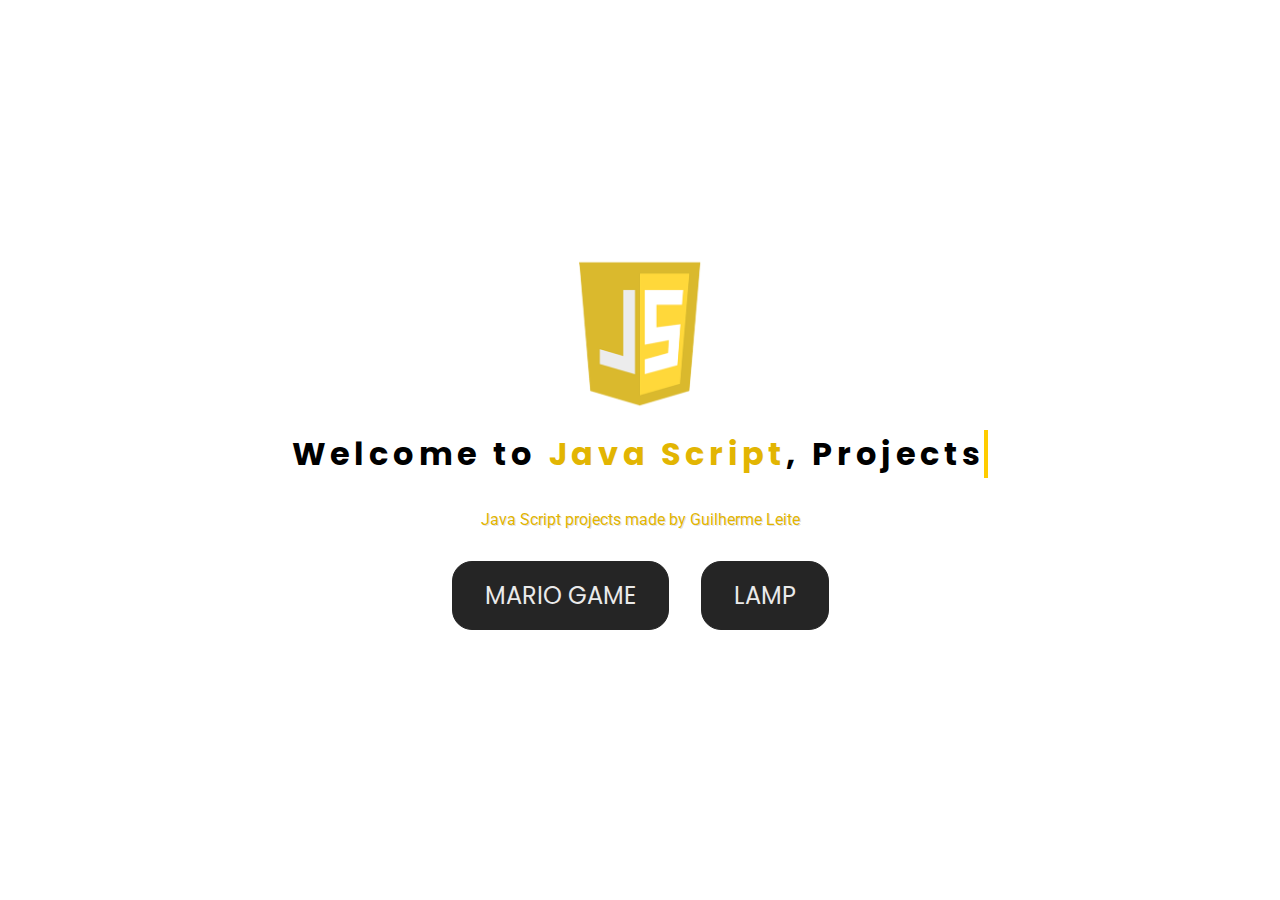
<file: index.html>
<html lang="en">

<head>
    <meta charset="UTF-8">
    <meta http-equiv="X-UA-Compatible" content="IE=edge">
    <meta name="viewport" content="width=device-width, initial-scale=1.0">
    <title>Hub JS </title>
    <link rel="stylesheet" href="styles/style.css">
    <link rel="shortcut icon" href="assets/JavaScript-logo.png" type="image/x-icon">
</head>

<body>
    <div class="container">
        <img src="assets/js-logo.png" alt="logo" id="logoWelcome">
        <h1 id="welcomeTitle">
            Welcome to <span style="color: #e2b502;">Java Script</span>, Projects
        </h1>
        <p id="mainMessage">
            Java Script projects made by Guilherme Leite
        </p>

        <div class="container-horizontal">
            <a href="./modulespage/mario.html" class="nav-link">Mario Game</a>
     
            <a href="./modulespage/lamp.html" class="nav-link">Lamp</a>
        </div>
        
    </body>

</html>
</file>
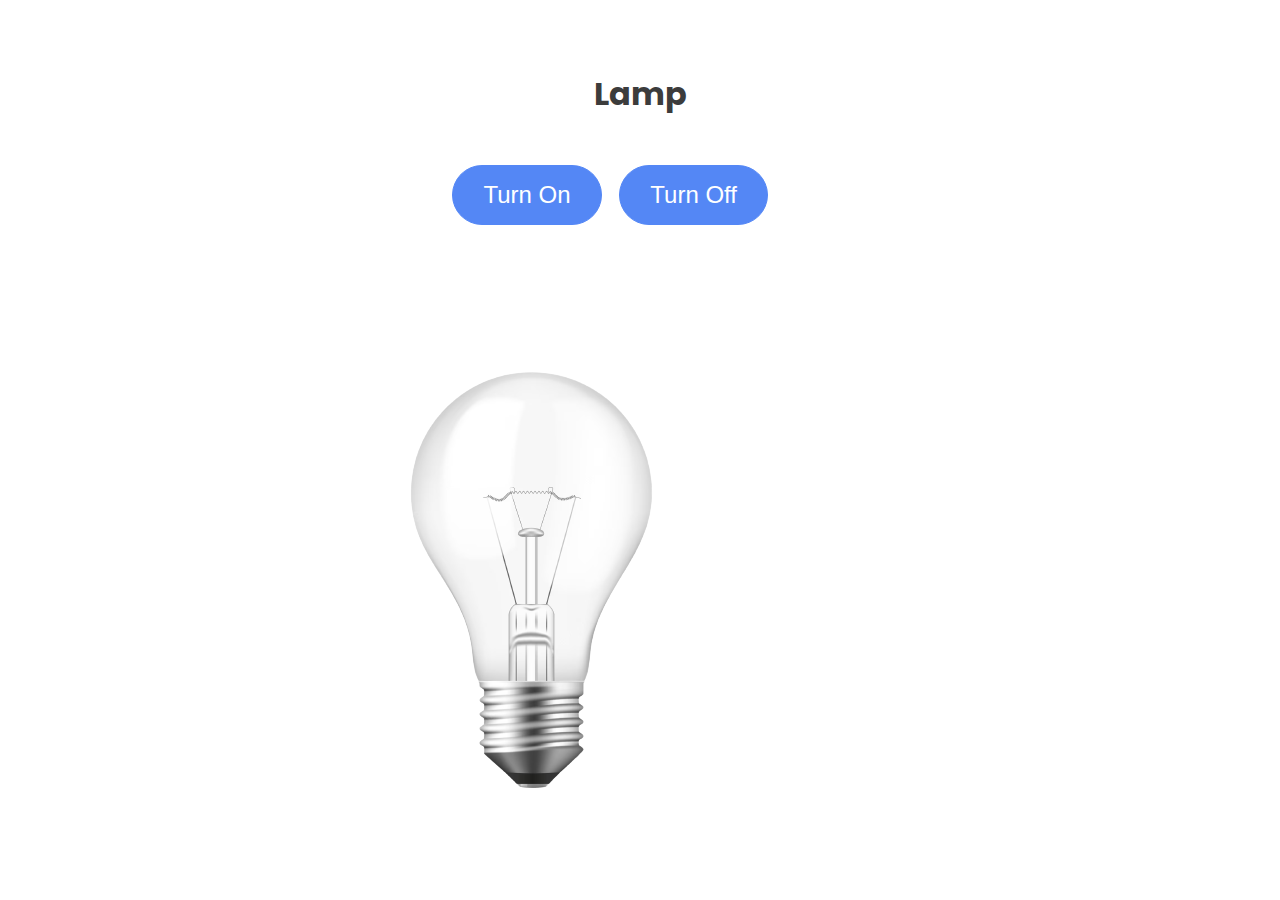
<file: modulespage/lamp.html>
<!DOCTYPE html>
<html lang="en">

<head>
    <meta charset="UTF-8">
    <meta http-equiv="X-UA-Compatible" content="IE=edge">
    <meta name="viewport" content="width=device-width, initial-scale=1.0">
    <title>Lamp</title>
    <link rel="stylesheet" href="../styles/lamp.css">
</head>

<body>
    <header>
        <h1>Lamp</h1>
    </header>
    <main>

        <div>
            <img src="../assets/LampadaInt.png" alt="Lampada" id="lamp">
        </div>
        <div>
            <button id="turnOn">Turn On</button>
            <button id="turnOff">Turn Off</button>
        </div>

    </main>
    <script src="../scripts/lamp.js"></script>
</body>

</html>
</file>
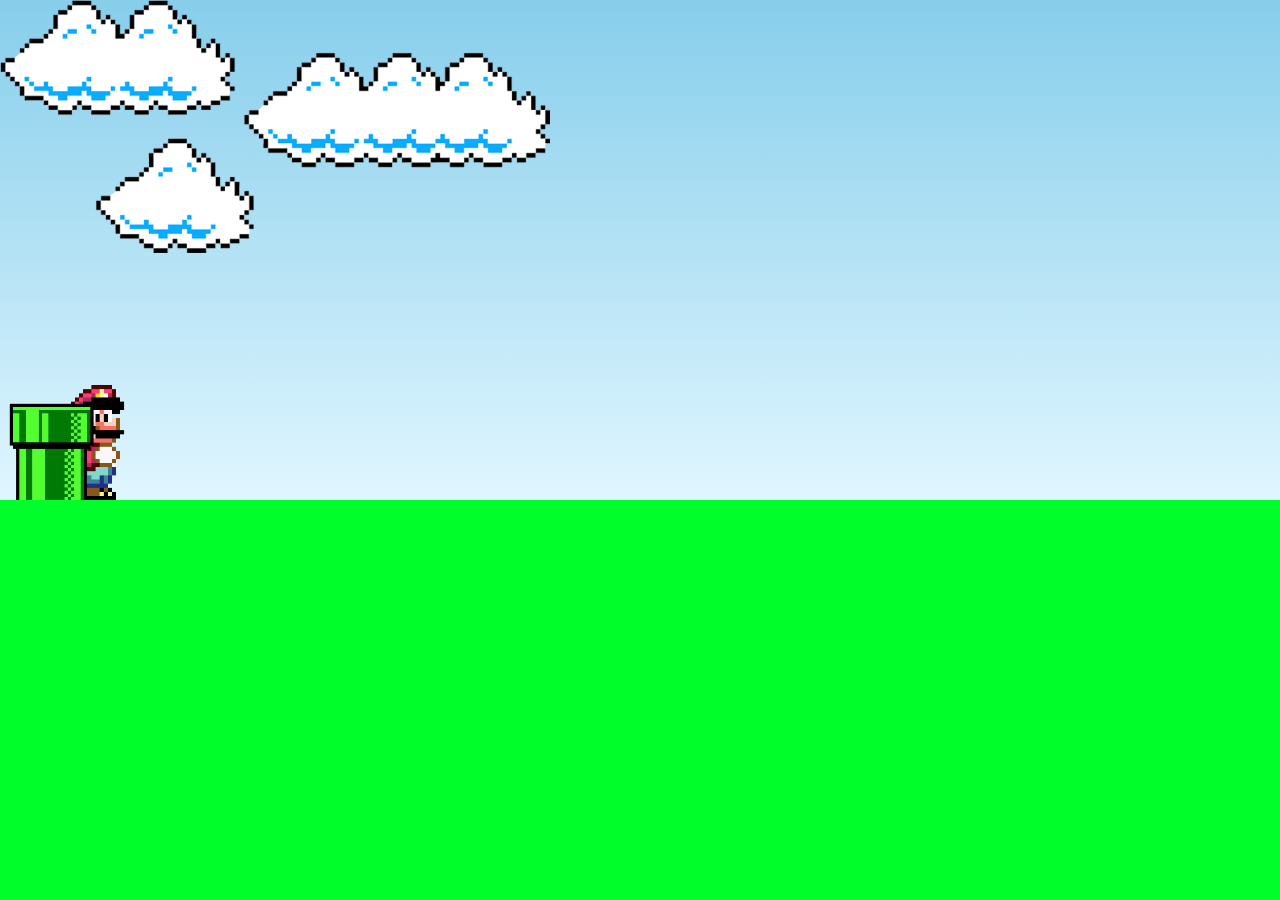
<file: modulespage/mario.html>
<!DOCTYPE html>
<html lang="en">

<head>
    <meta charset="UTF-8">
    <meta http-equiv="X-UA-Compatible" content="IE=edge">
    <meta name="viewport" content="width=device-width, initial-scale=1.0">
    <link rel="stylesheet" href="../styles/mario.css">
    <script src="../scripts/mario.js" defer></script>
    <title>Mario Jump</title>
</head>
<body>

    <div class="game-board">

        <img src="../assets/clouds.png" class="clouds">
        <img src="../assets/Mario.gif" class="mario">
        <img src="../assets/Pipe.png" class="pipe">
        <button id="gameover">Game Over</button>
    </div>



</body>
</html>
</file>
<file: styles/style.css>
@import url('https://fonts.googleapis.com/css2?family=Montserrat:ital,wght@0,100;0,200;0,300;0,400;0,500;0,600;0,700;0,800;0,900;1,100;1,200;1,300;1,400;1,500;1,600;1,700;1,800;1,900&display=swap');
@import url('https://fonts.googleapis.com/css2?family=Poppins:wght@100&display=swap');
@import url('https://fonts.googleapis.com/css2?family=Open+Sans:ital,wght@0,300;0,400;0,500;0,600;0,700;0,800;1,300;1,400;1,500;1,600;1,700;1,800&display=swap');
@import url('https://fonts.googleapis.com/css2?family=Poppins:wght@100&family=Roboto:wght@100&display=swap');
@import url("animation.css");

* {
    margin: 0;
    padding: 0;
    box-sizing: border-box;
}

:root {
    --main-font: 'Poppins', sans-serif;
    --second-font: 'Roboto', sans-serif;
}

body {
    background-color: #ffffff;
}

.container {
    display: flex;
    flex-direction: column;
    justify-content: center;
    align-items: center;
    height: 100%;
    width: 100%;
}

.container-horizontal {
    display: flex;
    justify-content: center;
    align-items: center;
    margin: 1rem 0rem;
    gap: 2rem;
}

#welcomeTitle {
    font-family: var(--main-font);
    font-size: 2rem;
    overflow: hidden;
    border-right: .15em solid #ffcc00;
    white-space: nowrap;
    margin: 0 auto;
    letter-spacing: .15em;
    animation: digitando 3.5s steps(40, end), piscando .75s;
    margin: 1rem 0rem;
}

#mainMessage {
    font-family: var(--second-font);
    font-size: 1rem;
    margin: 1rem 0rem;
    color: #e2b502;
    text-shadow: #00000020 1px 1px 0px;
}

.card-hub {
    width: fit-content;
    height: fit-content;
    text-align: center;
    display: flex;
    justify-content: center;
    align-items: center;
    background-color: #eaeaea;
    box-shadow: #00000070 2px 2px 4px;
    padding: 1rem;
    border-radius: 10px;
    margin: 0rem 2rem;
}

.nav-link {
    padding: 1rem 2rem;
    border-radius: 20px;
    text-decoration: none;
    text-transform: uppercase;
    font-family: var(--main-font);
    font-size: 1.5rem;
    color: #eaeaea;
    border: #252525 1px solid;
    background-color: #252525;
    transition: 0.5s;
}

.nav-link:hover {
    background-color: #000;
    color: #fff;
    transition: 0.5s;
}

.dayProject {
    font-family: var(--main-font);
    font-size: 1rem;
    margin: 0rem 2rem;
}

#logoWelcome {
    height: 10rem;
    width: 17rem;
    animation: spin 5s infinite alternate alternate;
}
</file>
<file: styles/lamp.css>
@import url('https://fonts.googleapis.com/css2?family=Poppins:wght@100&display=swap');

h1{
    font-size: 32px;
    margin: 70px 8%;
    color: rgb(60, 60, 60);
    font-family: 'Poppins', sans-serif;
    display: flex;
    flex-direction: column;
    align-items: center;
    font-weight: bolder;
}


head, main{
    display: flex;
    flex-direction: column;
    align-items: center;
}

#turnOn{
    
    position: fixed;
    bottom: 75%;
    right: 53%;
    padding: 15px 30px;
    font-size: 24px;
    background-color: rgb(84, 135, 245);
    border: 1px solid rgb(84, 135, 245); 
    border-radius: 50px;
    cursor: pointer;
    color: white;

}

#turnOff{
    
    position: fixed;
    bottom: 75%;
    right:40%;
    padding: 15px 30px;
    font-size: 24px;
    background-color: rgb(84, 135, 245);
    border: 1px solid rgb(84, 135, 245); 
    border-radius: 50px;
    cursor: pointer;
    color: white;

}

:hover{
    background-color: white;
    color: black;
    transition: 0.3s;
}
#lamp{
    position: fixed;
    bottom:5%;
    right:41%;


}
</file>
<file: styles/mario.css>
*{
    margin: 0;
    padding: 0;
    box-sizing: border-box;
}

body {
   background-color: #00ff2a; 
}

.game-board{
    height: 500px;
    position: relative;
    overflow: hidden;
    background: linear-gradient(#87CEEB, #E0F6FF)
}

.pipe{
    position: absolute;
    bottom: -10px;
    width: 100px;
    animation: pipe-animation 1.5s infinite linear; 
}

.clouds{
    position: absolute;
    width: 550px;
    animation: clouds-animation 20s infinite linear;

}

.mario{
    width: 150px;
    position: absolute;
    bottom: 0px;
}

.jump{
    animation: jump 500ms ease-out;
}

#gameover {
    position: absolute;
    bottom: 50%;
    left: 45%;
    padding: 20px;
    background: linear-gradient(to left, #b42929, #830e0e);
    border: none;
    border-radius: 10px;
    color: #fafafa;
    cursor: pointer;
    transform: translateY(-300px);
    transition: 1.5s ease-in;
}

#gameover:hover {
    background: #bd1010;
}

@keyframes pipe-animation{
    from {
        right: -80px;
    }
    to{
        right: 100%;
    }
}

@keyframes jump{

    0% {
        bottom: 0;
    }

    40%{
        bottom: 180px;
    }

    50% {
        bottom: 180px;
    }

    60% {
        bottom: 180px;
    }


    100% {
        bottom: 0;
    }
}

@keyframes clouds-animation{
    from{
        right: -550px;
    }

    to{
        right: 100%;

    }

}
</file>
